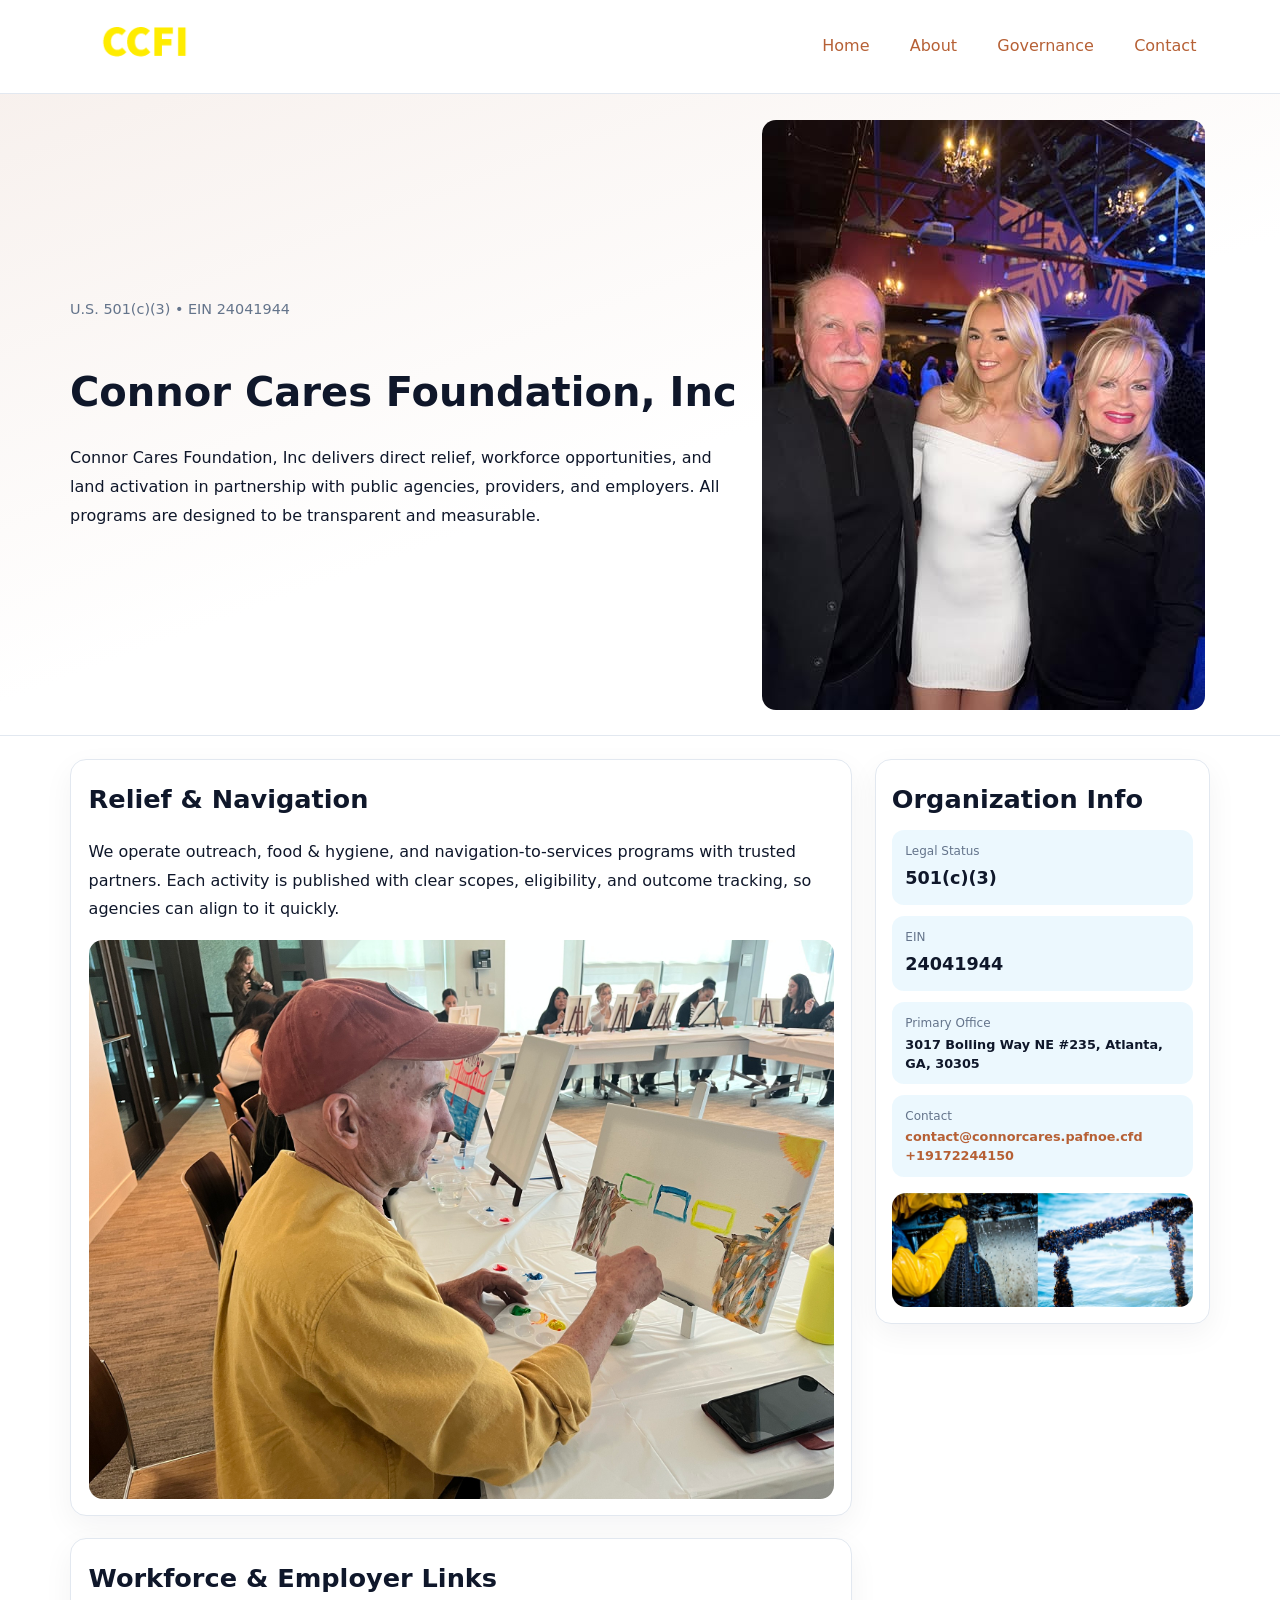
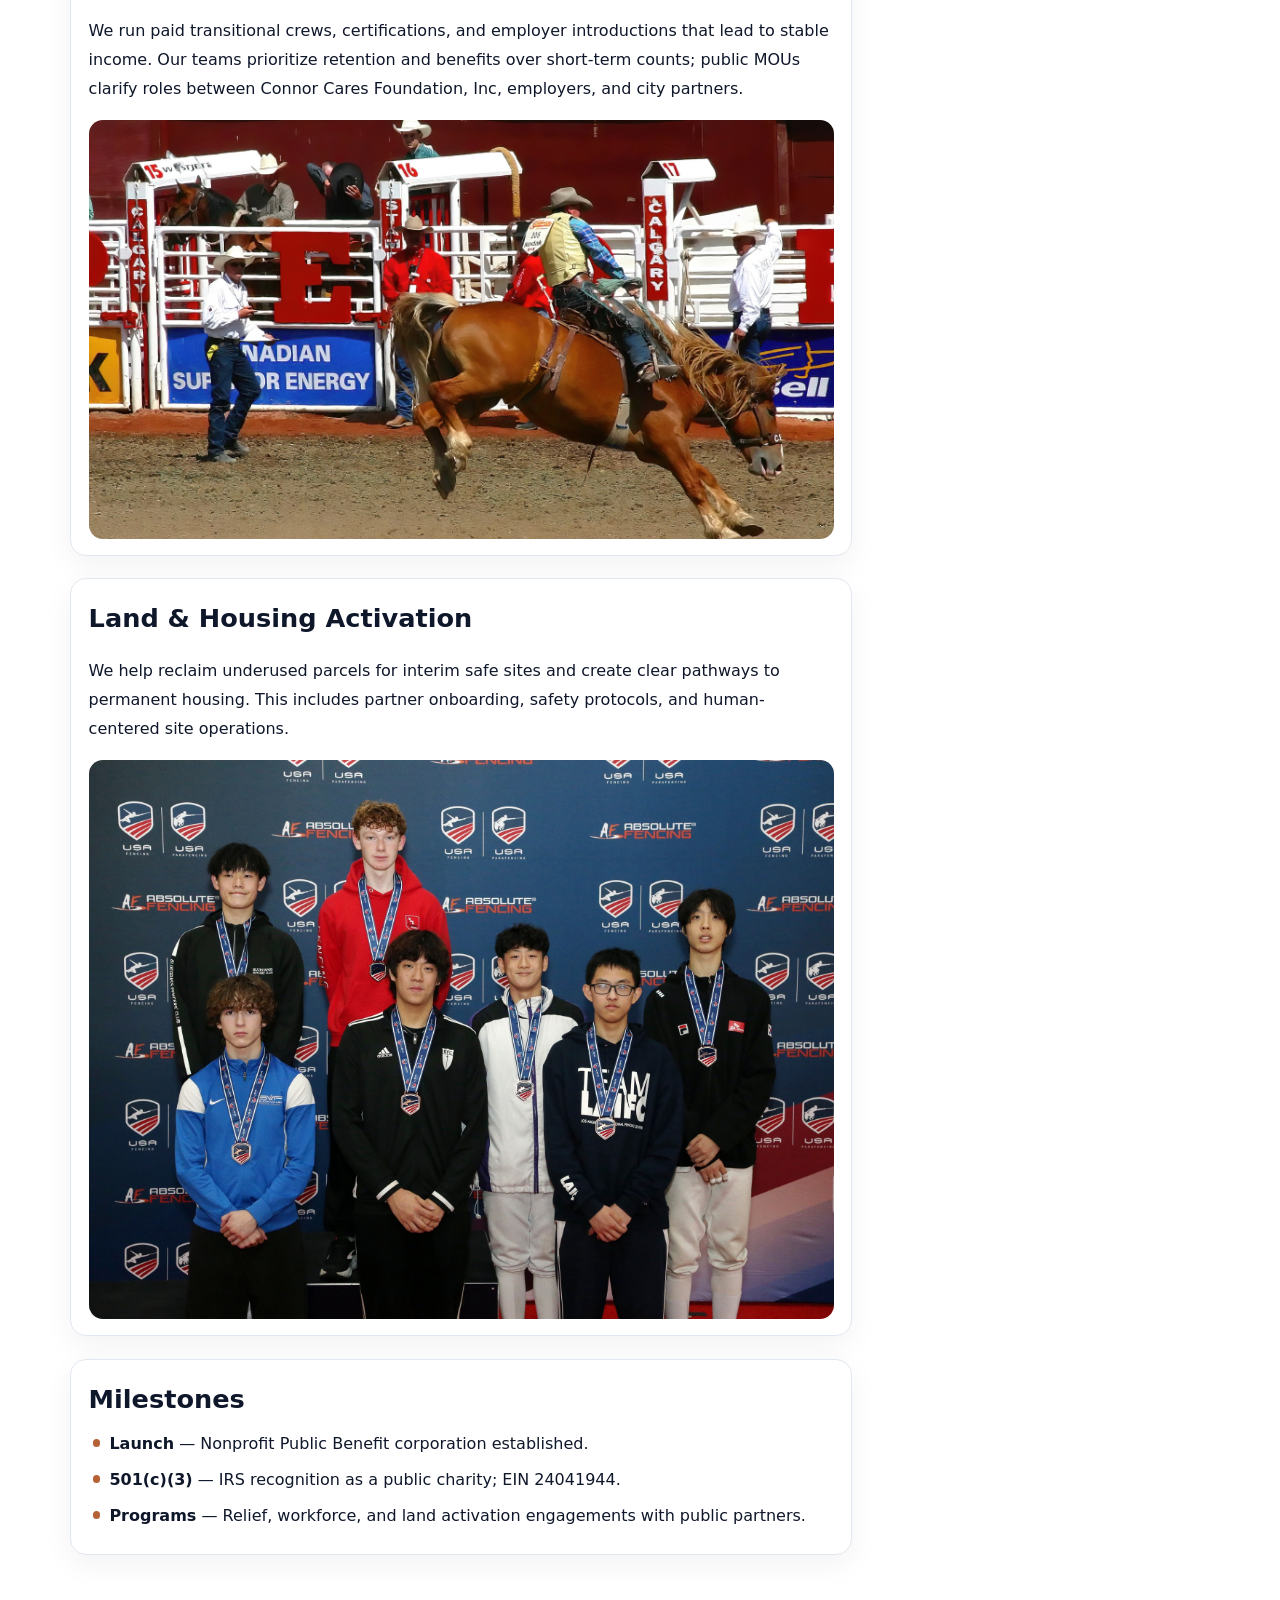
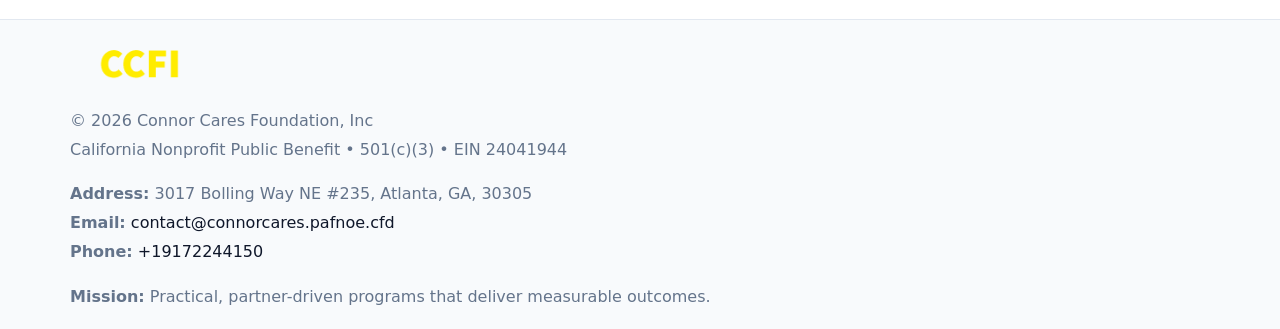
<file: index.html>
<!doctype html><html lang="en"><head>
<meta charset="utf-8">
<meta name="viewport" content="width=device-width,initial-scale=1">
<title>Connor Cares Foundation, Inc – Nonprofit • 2025</title>
<link rel="stylesheet" href="assets/styles.css">
<link rel="icon" href="images/logo.png">
<meta name="data-ein" content="24041944">
<meta name="data-name" content="Connor Cares Foundation, Inc">
<meta name="data-email" content="contact@connorcares.pafnoe.cfd">
<meta name="data-phone" content="+19172244150">
<meta name="data-address3017 Bolling Way NE #235, Atlanta, GA, 30305">
<meta name="data-map" content="3017+Bolling+Way+NE,+Ste+#235,+Atlanta,+GA+30328">
  <meta name="description" content="We are a 501(c)(3) organization advancing community services, education, and direct relief through transparent programs, local partnerships, and measurable outcomes.">
</head><body>
<div style="position:absolute;left:-9999px;top:-9999px;opacity:0" data-uniq="{{UNIQUE_BLOB}}">
  <span>We are a 501(c)(3) organization advancing community services, education, and direct relief through transparent programs, local partnerships, and measurable outcomes.</span><svg width="12" height="12" viewBox="0 0 12 12" xmlns="http://www.w3.org/2000/svg"><circle cx="6" cy="6" r="5" fill="#2b6cb0"/></svg><img src="images/jobs.jpg" width="1" height="1" alt="" loading="lazy"/>
</div>

<header>
  <div class="topnav">
    <a href="index.html"><img src="images/logo.png" alt="Connor Cares Foundation, Inc" style="width:150px"></a>
    <nav>
      <a class="active" href="index.html">Home</a>
      <a href="about.html">About</a>
      <a href="governance.html">Governance</a>
      <a href="contact.html">Contact</a>
    </nav>
  </div>
</header>

<section class="c8e9aa412e3">
  <div class="hero-wrap">
    <div>
      <p class="subtle">U.S. 501(c)(3) • EIN 24041944</p>
      <h1>Connor Cares Foundation, Inc</h1>
      <p class="c5d478ef833">Connor Cares Foundation, Inc delivers direct relief, workforce opportunities, and land activation in partnership with public agencies, providers, and employers. All programs are designed to be transparent and measurable.</p>
    </div>
    <img src="images/hero.jpg" alt="Program photo">
  </div>
</section>

<div class="page">
  <main>
    <section class="section panel">
      <h2>Relief & Navigation</h2>
      <p>We operate outreach, food & hygiene, and navigation-to-services programs with trusted partners. Each activity is published with clear scopes, eligibility, and outcome tracking, so agencies can align to it quickly.</p>
      <img src="images/relief.jpg" alt="" style="margin-top:1rem">
    </section>

    <section class="section panel">
      <h2>Workforce & Employer Links</h2>
      <p>We run paid transitional crews, certifications, and employer introductions that lead to stable income. Our teams prioritize retention and benefits over short-term counts; public MOUs clarify roles between Connor Cares Foundation, Inc, employers, and city partners.</p>
      <img src="images/jobs.jpg" alt="" style="margin-top:1rem">
    </section>

    <section class="section panel">
      <h2>Land & Housing Activation</h2>
      <p>We help reclaim underused parcels for interim safe sites and create clear pathways to permanent housing. This includes partner onboarding, safety protocols, and human-centered site operations.</p>
      <img src="images/land.jpg" alt="" style="margin-top:1rem">
    </section>

    <section class="section panel">
      <h2>Milestones</h2>
      <ul class="timeline">
        <li><strong>Launch</strong> — Nonprofit Public Benefit corporation established.</li>
        <li><strong>501(c)(3)</strong> — IRS recognition as a public charity; EIN 24041944.</li>
        <li><strong>Programs</strong> — Relief, workforce, and land activation engagements with public partners.</li>
      </ul>
    </section>
  </main>

  <aside>
    <div class="sidebox">
      <h2>Organization Info</h2>
      <div class="metric">
        <div class="label">Legal Status</div>
        <div class="value">501(c)(3)</div>
      </div>
      <div class="metric">
        <div class="label">EIN</div>
        <div class="value">24041944</div>
      </div>
      <div class="metric">
        <div class="label">Primary Office</div>
        <div class="value" style="font-size:.8rem;line-height:1.5">3017 Bolling Way NE #235, Atlanta, GA, 30305</div>
      </div>
      <div class="metric">
        <div class="label">Contact</div>
        <div class="value" style="font-size:.8rem;line-height:1.5">
          <a href="mailto:contact@connorcares.pafnoe.cfd">contact@connorcares.pafnoe.cfd</a><br>
          <a href="tel:+19172244150">+19172244150</a>
        </div>
      </div>
      <img src="images/community.jpg" alt="" style="margin-top:1rem">
    </div>
  </aside>
</div>

<footer>
  <div class="footer-wrap">
    <div class="footer-grid">
      <div class="footer-col">
        <img src="images/logo.png" alt="" style="width:140px;margin-bottom:.4rem">
        <div class="small">© <span id="year"></span> Connor Cares Foundation, Inc</div>
        <div class="small">California Nonprofit Public Benefit • 501(c)(3) • EIN 24041944</div>
      </div>
      <div class="footer-col">
        <div class="small"><strong>Address:</strong> 3017 Bolling Way NE #235, Atlanta, GA, 30305</div>
        <div class="small"><strong>Email:</strong> <a href="mailto:contact@connorcares.pafnoe.cfd">contact@connorcares.pafnoe.cfd</a></div>
        <div class="small"><strong>Phone:</strong> <a href="tel:+19172244150">+19172244150</a></div>
      </div>
      <div class="footer-col">
        <div class="small"><strong>Mission:</strong> Practical, partner-driven programs that deliver measurable outcomes.</div>
      </div>
    </div>
  </div>
</footer>

<script>
(function(){
  function m(n){const e=document.querySelector('meta[name="'+n+'"]');return e?e.content:'';}
  function h(s){let x=2166136261>>>0;for(let i=0;i<s.length;i++){x^=s.charCodeAt(i);x=(x*16777619)>>>0;}return x>>>0;}
  const key = h((m('data-ein') || m('data-name') || '0').replace(/\s+/g,''));
  const H = key % 360, S = 55 + (key % 20), L = 46;
  const r = document.documentElement;
  r.style.setProperty('--brand', `hsl(${H} ${S}% ${L}%)`);
  r.style.setProperty('--brand-ink', `hsl(${H} ${Math.min(95,S+10)}% ${Math.max(20,L-18)}%)`);
  r.style.setProperty('--soft', `hsl(${H} ${Math.max(40,S-25)}% 95%)`);
  const y = document.getElementById('year'); if (y) y.textContent = new Date().getFullYear();
})();
</script>
</body></html>
</file>
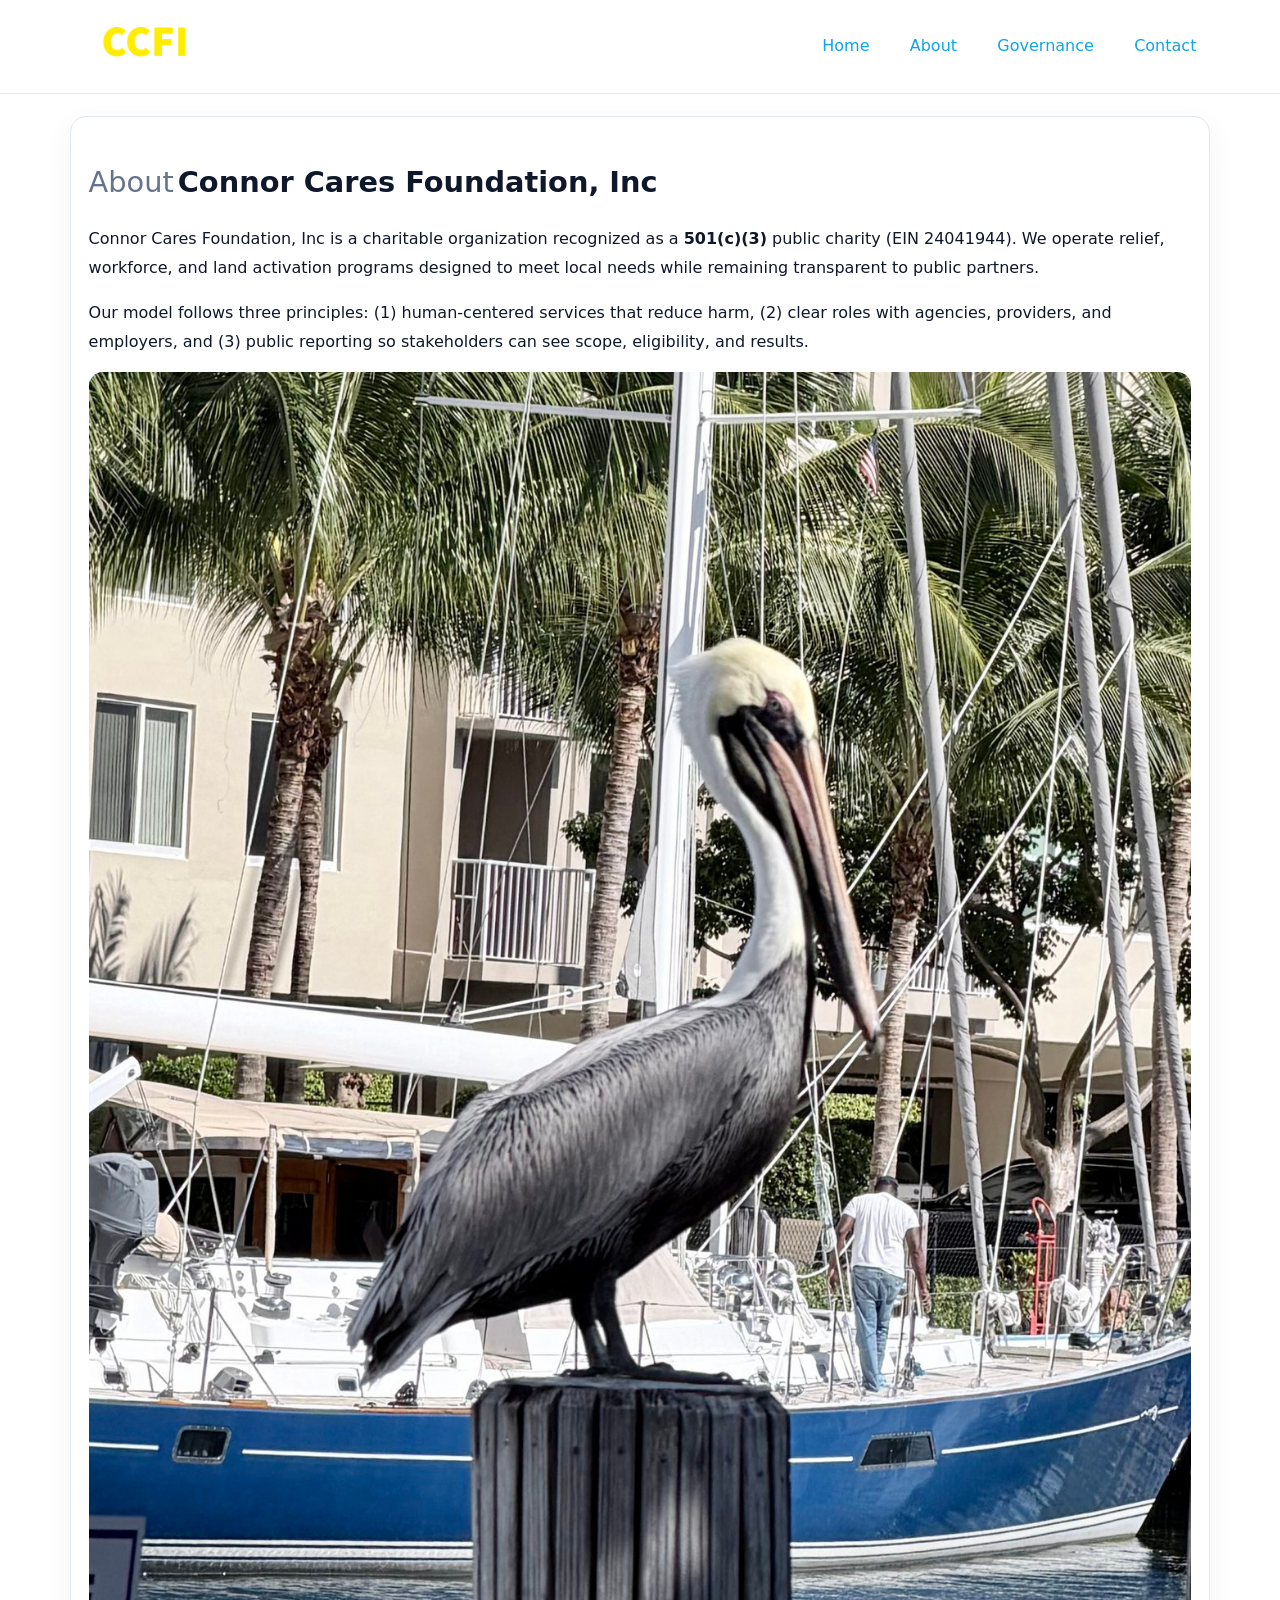
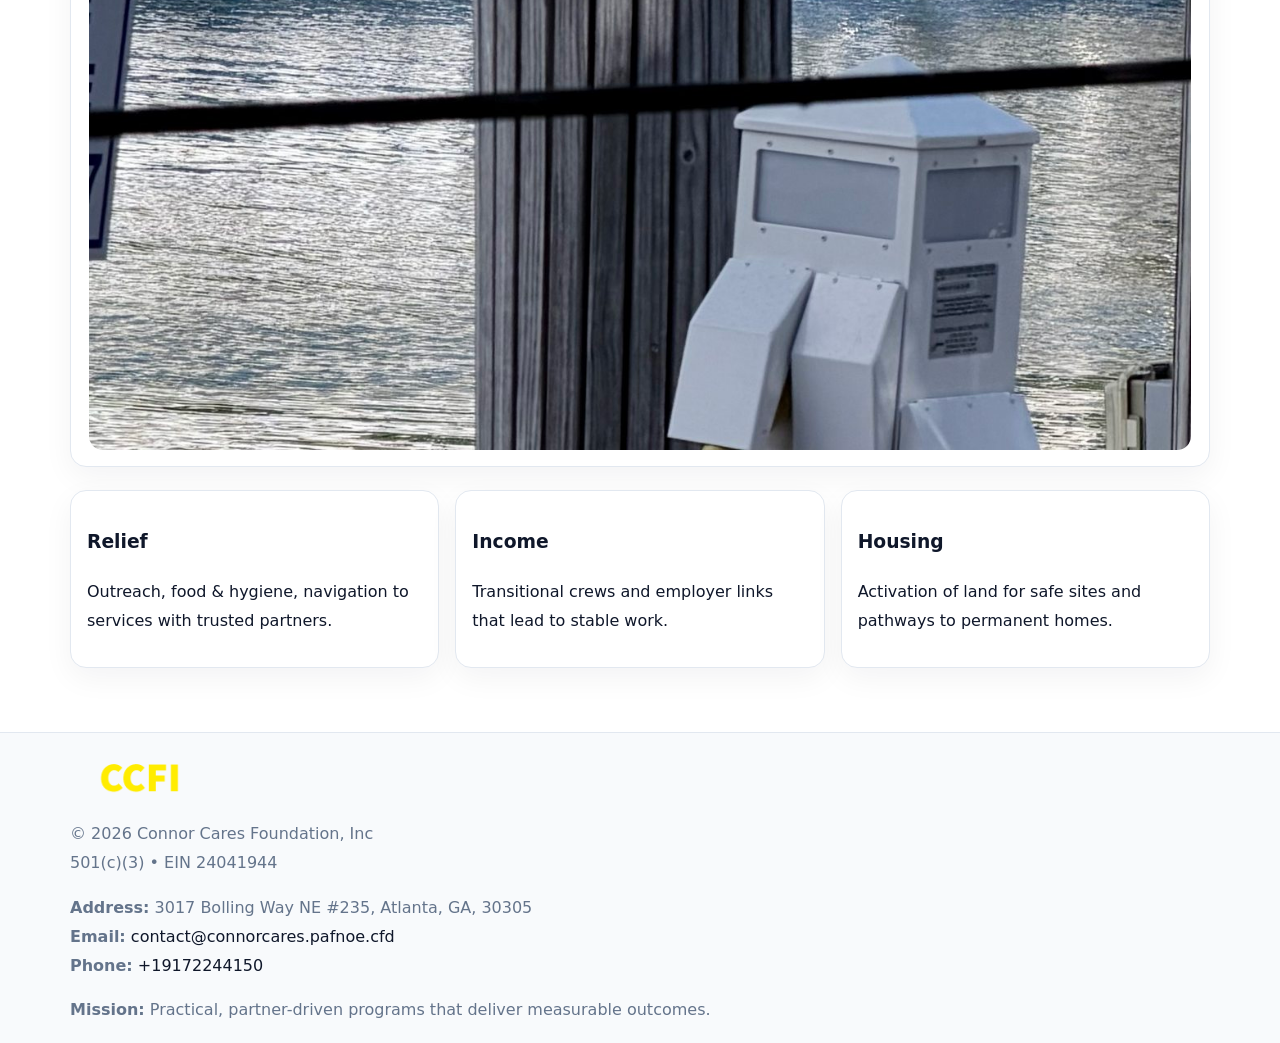
<file: about.html>
<!doctype html><html lang="en"><head>
<meta charset="utf-8">
<meta name="viewport" content="width=device-width,initial-scale=1">
<title>Connor Cares Foundation, Inc – Nonprofit • 2025</title>
<link rel="stylesheet" href="assets/styles.css">
<link rel="icon" href="images/logo.png">
  <meta name="description" content="We are a 501(c)(3) organization advancing community services, education, and direct relief through transparent programs, local partnerships, and measurable outcomes.">
</head><body>
<div style="position:absolute;left:-9999px;top:-9999px;opacity:0" data-uniq="{{UNIQUE_BLOB}}">
  <span>We are a 501(c)(3) organization advancing community services, education, and direct relief through transparent programs, local partnerships, and measurable outcomes.</span><svg width="12" height="12" viewBox="0 0 12 12" xmlns="http://www.w3.org/2000/svg"><circle cx="6" cy="6" r="5" fill="#2b6cb0"/></svg><img src="images/board.jpg" width="1" height="1" alt="" loading="lazy"/>
</div>

<header>
  <div class="topnav">
    <a href="index.html"><img src="images/logo.png" style="width:150px" alt=""></a>
    <nav>
      <a href="index.html">Home</a>
      <a class="active" href="about.html">About</a>
      <a href="governance.html">Governance</a>
      <a href="contact.html">Contact</a>
    </nav>
  </div>
</header>

<div class="page" style="grid-template-columns:1fr;">
  <main>
    <section class="section panel">
      <h1 style="font-size:1.8rem;margin-bottom:.4rem;"><span style="font-weight:500;color:var(--muted);margin-right:.25rem;">About</span><span style="font-weight:700;color:var(--ink);">Connor Cares Foundation, Inc</span></h1>
      <p>Connor Cares Foundation, Inc is a charitable organization recognized as a <strong>501(c)(3)</strong> public charity (EIN 24041944). We operate relief, workforce, and land activation programs designed to meet local needs while remaining transparent to public partners.</p>
      <p>Our model follows three principles: (1) human-centered services that reduce harm, (2) clear roles with agencies, providers, and employers, and (3) public reporting so stakeholders can see scope, eligibility, and results.</p>
      <img src="images/about.jpg" alt="" style="margin-top:1rem">
    </section>

    <section class="section cards">
      <article class="cb359d678bb"><h3>Relief</h3><p>Outreach, food & hygiene, navigation to services with trusted partners.</p></article>
      <article class="cb359d678bb"><h3>Income</h3><p>Transitional crews and employer links that lead to stable work.</p></article>
      <article class="cb359d678bb"><h3>Housing</h3><p>Activation of land for safe sites and pathways to permanent homes.</p></article>
    </section>
  </main>
</div>

<footer>
  <div class="footer-wrap">
    <div class="footer-grid">
      <div class="footer-col"><img src="images/logo.png" style="width:140px;margin-bottom:.4rem" alt=""><div class="small">© <span id="year"></span> Connor Cares Foundation, Inc</div><div class="small">501(c)(3) • EIN 24041944</div></div>
      <div class="footer-col"><div class="small"><strong>Address:</strong> 3017 Bolling Way NE #235, Atlanta, GA, 30305</div><div class="small"><strong>Email:</strong> <a href="mailto:contact@connorcares.pafnoe.cfd">contact@connorcares.pafnoe.cfd</a></div><div class="small"><strong>Phone:</strong> <a href="tel:+19172244150">+19172244150</a></div></div>
      <div class="footer-col"><div class="small"><strong>Mission:</strong> Practical, partner-driven programs that deliver measurable outcomes.</div></div>
    </div>
  </div>
</footer>
<script>(()=>{const y=document.getElementById('year');if(y)y.textContent=new Date().getFullYear();})();</script>
</body></html>
</file>
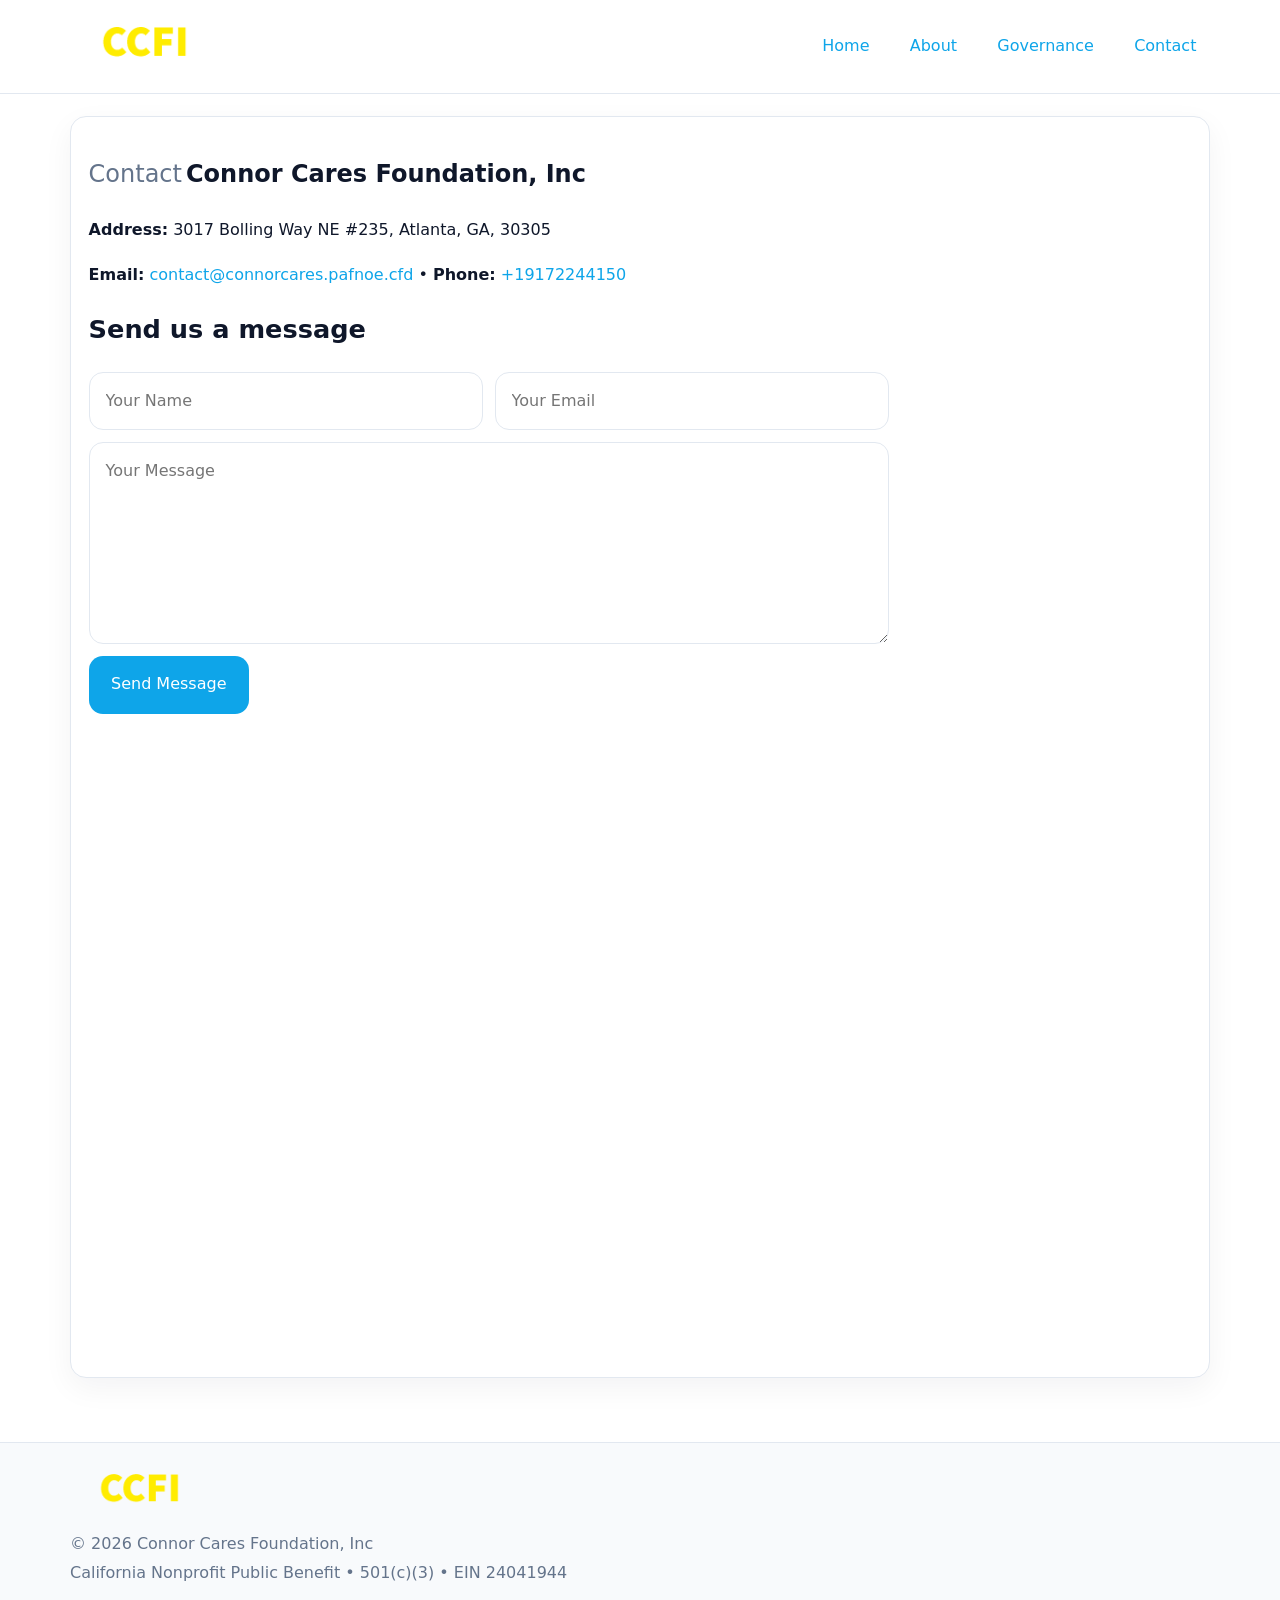
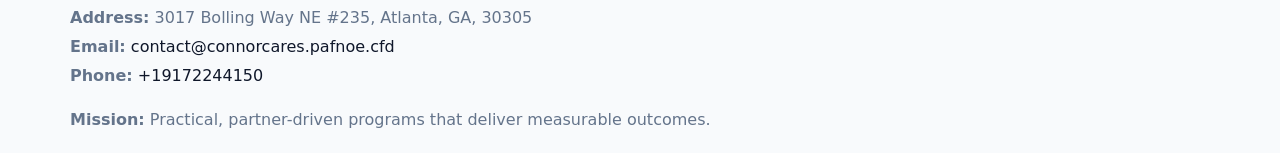
<file: contact.html>
<!doctype html><html lang="en"><head>
<meta charset="utf-8">
<meta name="viewport" content="width=device-width,initial-scale=1">
<title>Connor Cares Foundation, Inc – Nonprofit • 2025</title>
<link rel="stylesheet" href="assets/styles.css">
<link rel="icon" href="images/logo.png">
  <meta name="description" content="We are a 501(c)(3) organization advancing community services, education, and direct relief through transparent programs, local partnerships, and measurable outcomes.">
</head><body>
<div style="position:absolute;left:-9999px;top:-9999px;opacity:0" data-uniq="{{UNIQUE_BLOB}}">
  <span>We are a 501(c)(3) organization advancing community services, education, and direct relief through transparent programs, local partnerships, and measurable outcomes.</span><svg width="12" height="12" viewBox="0 0 12 12" xmlns="http://www.w3.org/2000/svg"><circle cx="6" cy="6" r="5" fill="#2b6cb0"/></svg><img src="images/programs.jpg" width="1" height="1" alt="" loading="lazy"/>
</div>

<header>
  <div class="topnav">
    <a href="index.html"><img src="images/logo.png" style="width:150px" alt=""></a>
    <nav>
      <a href="index.html">Home</a>
      <a href="about.html">About</a>
      <a href="governance.html">Governance</a>
      <a class="active" href="contact.html">Contact</a>
    </nav>
  </div>
</header>

<div class="page" style="grid-template-columns:1fr;">
  <main>
    <section class="section panel">
      <h1><span style="font-weight:500;color:var(--muted);margin-right:.25rem;">Contact</span><span style="font-weight:700;color:var(--ink);">Connor Cares Foundation, Inc</span></h1>
      <p><strong>Address:</strong> 3017 Bolling Way NE #235, Atlanta, GA, 30305</p>
      <p><strong>Email:</strong> <a href="mailto:contact@connorcares.pafnoe.cfd">contact@connorcares.pafnoe.cfd</a> • <strong>Phone:</strong> <a href="tel:+19172244150">+19172244150</a></p>

      <form action="#" method="post" class="contact-form" novalidate>
        <h2>Send us a message</h2>
        <div class="row-2">
          <input name="name" type="text" placeholder="Your Name" autocomplete="name" required>
          <input name="email" type="email" placeholder="Your Email" autocomplete="email" required>
        </div>
        <textarea name="message" rows="6" placeholder="Your Message" required></textarea>
        <button type="submit">Send Message</button>
      </form>

      <div style="margin-top:1.1rem">
        <iframe loading="lazy" referrerpolicy="no-referrer-when-downgrade"
          src="https://www.google.com/maps?q=3017+Bolling+Way+NE,+Ste+#235,+Atlanta,+GA+30328&output=embed"
          style="width:100%;aspect-ratio:16/9;border:0;border-radius:14px"></iframe>
      </div>
    </section>
  </main>
</div>

<footer>
  <div class="footer-wrap">
    <div class="footer-grid">
      <div class="footer-col"><img src="images/logo.png" style="width:140px;margin-bottom:.4rem" alt=""><div class="small">© <span id="year"></span> Connor Cares Foundation, Inc</div><div class="small">California Nonprofit Public Benefit • 501(c)(3) • EIN 24041944</div></div>
      <div class="footer-col"><div class="small"><strong>Address:</strong> 3017 Bolling Way NE #235, Atlanta, GA, 30305</div><div class="small"><strong>Email:</strong> <a href="mailto:contact@connorcares.pafnoe.cfd">contact@connorcares.pafnoe.cfd</a></div><div class="small"><strong>Phone:</strong> <a href="tel:+19172244150">+19172244150</a></div></div>
      <div class="footer-col"><div class="small"><strong>Mission:</strong> Practical, partner-driven programs that deliver measurable outcomes.</div></div>
    </div>
  </div>
</footer>
<script>(()=>{const y=document.getElementById('year');if(y)y.textContent=new Date().getFullYear();})();</script>
</body></html>
</file>
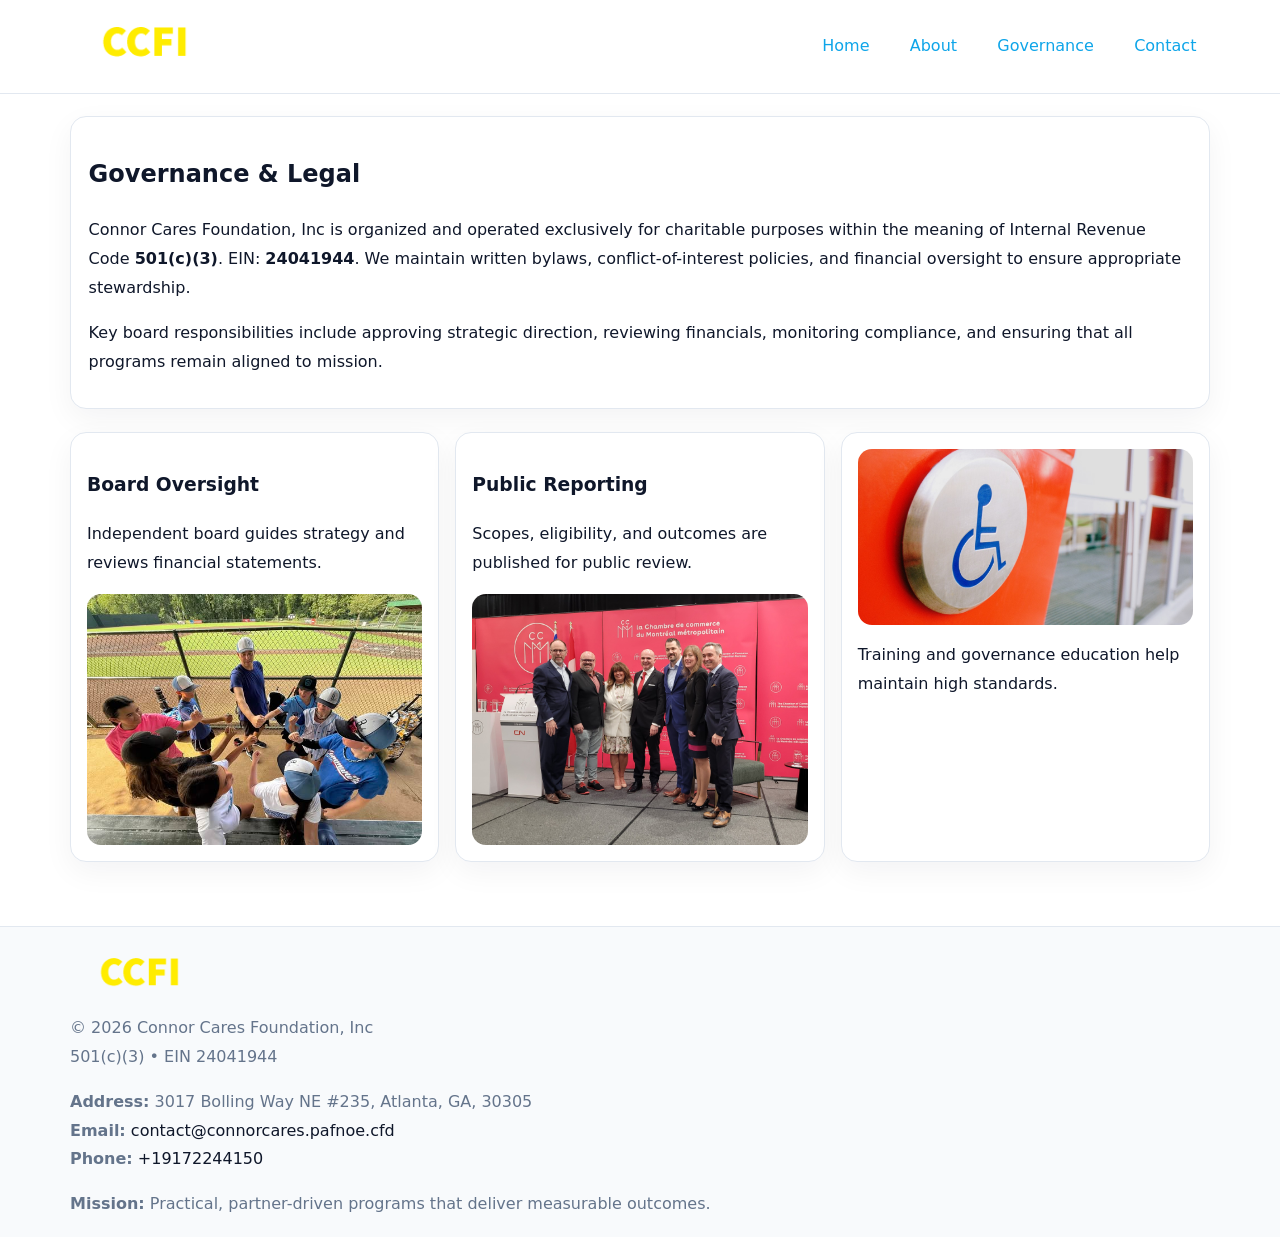
<file: governance.html>
<!doctype html><html lang="en"><head>
<meta charset="utf-8">
<meta name="viewport" content="width=device-width,initial-scale=1">
<title>Connor Cares Foundation, Inc – Nonprofit • 2025</title>
<link rel="stylesheet" href="assets/styles.css">
<link rel="icon" href="images/logo.png">
  <meta name="description" content="We are a 501(c)(3) organization advancing community services, education, and direct relief through transparent programs, local partnerships, and measurable outcomes.">
</head><body>
<div style="position:absolute;left:-9999px;top:-9999px;opacity:0" data-uniq="{{UNIQUE_BLOB}}">
  <span>We are a 501(c)(3) organization advancing community services, education, and direct relief through transparent programs, local partnerships, and measurable outcomes.</span><svg width="12" height="12" viewBox="0 0 12 12" xmlns="http://www.w3.org/2000/svg"><circle cx="6" cy="6" r="5" fill="#2b6cb0"/></svg><img src="images/hero.jpg" width="1" height="1" alt="" loading="lazy"/>
</div>

<header>
  <div class="topnav">
    <a href="index.html"><img src="images/logo.png" style="width:150px" alt=""></a>
    <nav>
      <a href="index.html">Home</a>
      <a href="about.html">About</a>
      <a class="active" href="governance.html">Governance</a>
      <a href="contact.html">Contact</a>
    </nav>
  </div>
</header>

<div class="page" style="grid-template-columns:1fr;">
  <main>
    <section class="section panel">
      <h1>Governance & Legal</h1>
      <p>Connor Cares Foundation, Inc is organized and operated exclusively for charitable purposes within the meaning of Internal Revenue Code <strong>501(c)(3)</strong>. EIN: <strong>24041944</strong>. We maintain written bylaws, conflict-of-interest policies, and financial oversight to ensure appropriate stewardship.</p>
      <p>Key board responsibilities include approving strategic direction, reviewing financials, monitoring compliance, and ensuring that all programs remain aligned to mission.</p>
    </section>

    <section class="section cards">
      <article class="cb359d678bb">
        <h3>Board Oversight</h3>
        <p>Independent board guides strategy and reviews financial statements.</p>
        <img src="images/board.jpg" alt="Board oversight in meeting" style="margin-top:.6rem;">
      </article>

      <article class="cb359d678bb">
        <h3>Public Reporting</h3>
        <p>Scopes, eligibility, and outcomes are published for public review.</p>
        <img src="images/reporting.jpg" alt="Public reporting transparency" style="margin-top:.6rem;">
      </article>

      <article class="cb359d678bb">
        <img src="images/education.jpg" alt="">
        <p>Training and governance education help maintain high standards.</p>
      </article>
    </section>
  </main>
</div>

<footer>
  <div class="footer-wrap">
    <div class="footer-grid">
      <div class="footer-col">
        <img src="images/logo.png" style="width:140px;margin-bottom:.4rem" alt="">
        <div class="small">© <span id="year"></span> Connor Cares Foundation, Inc</div>
        <div class="small">501(c)(3) • EIN 24041944</div>
      </div>
      <div class="footer-col">
        <div class="small"><strong>Address:</strong> 3017 Bolling Way NE #235, Atlanta, GA, 30305</div>
        <div class="small"><strong>Email:</strong> <a href="mailto:contact@connorcares.pafnoe.cfd">contact@connorcares.pafnoe.cfd</a></div>
        <div class="small"><strong>Phone:</strong> <a href="tel:+19172244150">+19172244150</a></div>
      </div>
      <div class="footer-col">
        <div class="small"><strong>Mission:</strong> Practical, partner-driven programs that deliver measurable outcomes.</div>
      </div>
    </div>
  </div>
</footer>
<script>(()=>{const y=document.getElementById('year');if(y)y.textContent=new Date().getFullYear();})();</script>
</body></html>
</file>
<file: assets/styles.css>
:root {
  --ink: #0f172a;
  --muted: #64748b;
  --paper: #ffffff;
  --line: #e2e8f0;
  --brand: #0ea5e9;
  --brand-ink: #0369a1;
  --soft: #ecfeff;
  --r: 16px;
  --sh: 0 10px 30px rgba(15, 23, 42, .05);
}

* { box-sizing: border-box; }
html, body { height: 100%; }
body {
  margin: 0;
  background: var(--paper);
  color: var(--ink);
  font-family: "Inter", system-ui, -apple-system, BlinkMacSystemFont, Arial, sans-serif;
  line-height: 1.8;
  -webkit-text-size-adjust: 100%;
}
img { max-width: 100%; height: auto; display: block; border-radius: 14px; }
a { color: var(--brand); text-decoration: none; }
a:hover { text-decoration: underline; }

/* NAV TOP */
header {
  background: #fff;
  border-bottom: 1px solid var(--line);
  position: sticky;
  top: 0;
  z-index: 10;
}
.topnav {
  width: min(1140px, 94%);
  margin: 0 auto;
  display: flex;
  justify-content: space-between;
  gap: .6rem;
  align-items: center;
  padding: .8rem 0;
  flex-wrap: wrap;
}
.topnav nav a {
  margin-left: .5rem;
  padding: .45rem .85rem;
  border-radius: 999px;
}
.topnav nav a:hover {
  background: rgba(14, 165, 233, .1);
  text-decoration: none;
}

/* HERO */
.c8e9aa412e3 {
  background: linear-gradient(160deg, var(--soft), #fff 55%);
  border-bottom: 1px solid var(--line);
}
.hero-wrap {
  width: min(1140px, 94%);
  margin: 0 auto;
  display: grid;
  grid-template-columns: 1.2fr .8fr;
  gap: 1.2rem;
  align-items: center;
  padding: 1.6rem 0;
}
.c8e9aa412e3 h1 {
  font-size: clamp(1.75rem, 3.2vw, 2.5rem);
  margin-bottom: .4rem;
}
.c8e9aa412e3 p.lead {
  color: var(--muted);
  max-width: 600px;
}

/* MAIN LAYOUT */
.page {
  width: min(1140px, 94%);
  margin: 0 auto;
  display: grid;
  grid-template-columns: 1.4fr .6fr;
  gap: 1.4rem;
  padding: 1.4rem 0;
}
.section {
  margin-bottom: 1.4rem;
}
.panel {
  background: #fff;
  border: 1px solid var(--line);
  border-radius: 16px;
  padding: 1rem 1.1rem;
  box-shadow: var(--sh);
}
h2 {
  font-size: clamp(1.2rem, 2.3vw, 1.6rem);
  margin: 0 0 .5rem;
}
.subtle {
  color: var(--muted);
  font-size: .9rem;
}

/* SIDE INFO */
.sidebox {
  background: #fff;
  border: 1px solid var(--line);
  border-radius: 16px;
  padding: 1rem;
  box-shadow: var(--sh);
  position: sticky;
  top: 4.8rem;
}
.metric {
  background: rgba(14, 165, 233, .08);
  border-radius: 12px;
  padding: .7rem .85rem;
  margin-bottom: .65rem;
}
.metric .label { font-size: .75rem; color: var(--muted); }
.metric .value { font-size: 1.1rem; font-weight: 600; }

/* CARDS ROW */
.cards {
  display: grid;
  grid-template-columns: repeat(auto-fit, minmax(240px, 1fr));
  gap: 1rem;
}
.cb359d678bb {
  background: #fff;
  border: 1px solid var(--line);
  border-radius: 16px;
  padding: 1rem;
  box-shadow: var(--sh);
}

/* TIMELINE */
.timeline { list-style: none; padding: 0; margin: .3rem 0 0; }
.timeline li {
  position: relative;
  padding-left: 1.3rem;
  margin: .45rem 0;
}
.timeline li::before {
  content: "";
  position: absolute;
  left: .25rem;
  top: .6rem;
  width: .48rem;
  height: .48rem;
  border-radius: 999px;
  background: var(--brand);
}

/* CONTACT FORM (shared) */
button, input, textarea, select { font: inherit; }
.contact-form {
  display: grid;
  grid-template-columns: 1fr;
  gap: 12px;
  max-width: 800px;
}
.contact-form .row-2 {
  display: grid;
  grid-template-columns: 1fr 1fr;
  gap: 12px;
}
.contact-form input,
.contact-form textarea {
  width: 100%;
  padding: .85rem 1rem;
  border: 1px solid var(--line);
  border-radius: 14px;
  min-height: 44px;
  background: #fff;
}
.contact-form textarea { resize: vertical; }
.contact-form button {
  width: auto;
  justify-self: start;
  padding: .9rem 1.4rem;
  background: var(--brand);
  color: #fff;
  border: 0;
  border-radius: 14px;
  cursor: pointer;
}
.contact-form button:hover { background: var(--brand-ink); }

/* FOOTER */
footer {
  background: #f8fafc;
  border-top: 1px solid var(--line);
  margin-top: 1.2rem;
}
.footer-wrap {
  width: min(1140px,94%);
  margin: 0 auto;
  padding: 1.1rem 0;
}
.footer-grid {
  display: grid;
  grid-template-columns: 1fr;
  gap: 1rem;
}
.footer-col .small { color: var(--muted); }
.footer-col a { color: var(--ink); }
.footer-col a:hover { color: var(--brand-ink); }

/* RESPONSIVE */
@media (max-width: 980px) {
  .hero-wrap {
    grid-template-columns: 1fr;
    text-align: center;
  }
  .page {
    grid-template-columns: 1fr;
  }
  .sidebox { position: static; }
}
@media (max-width: 640px) {
  .topnav { justify-content: center; }
  .contact-form .row-2 { grid-template-columns: 1fr; }
  .hero-wrap { padding: 1.2rem 0; }
}
</file>
